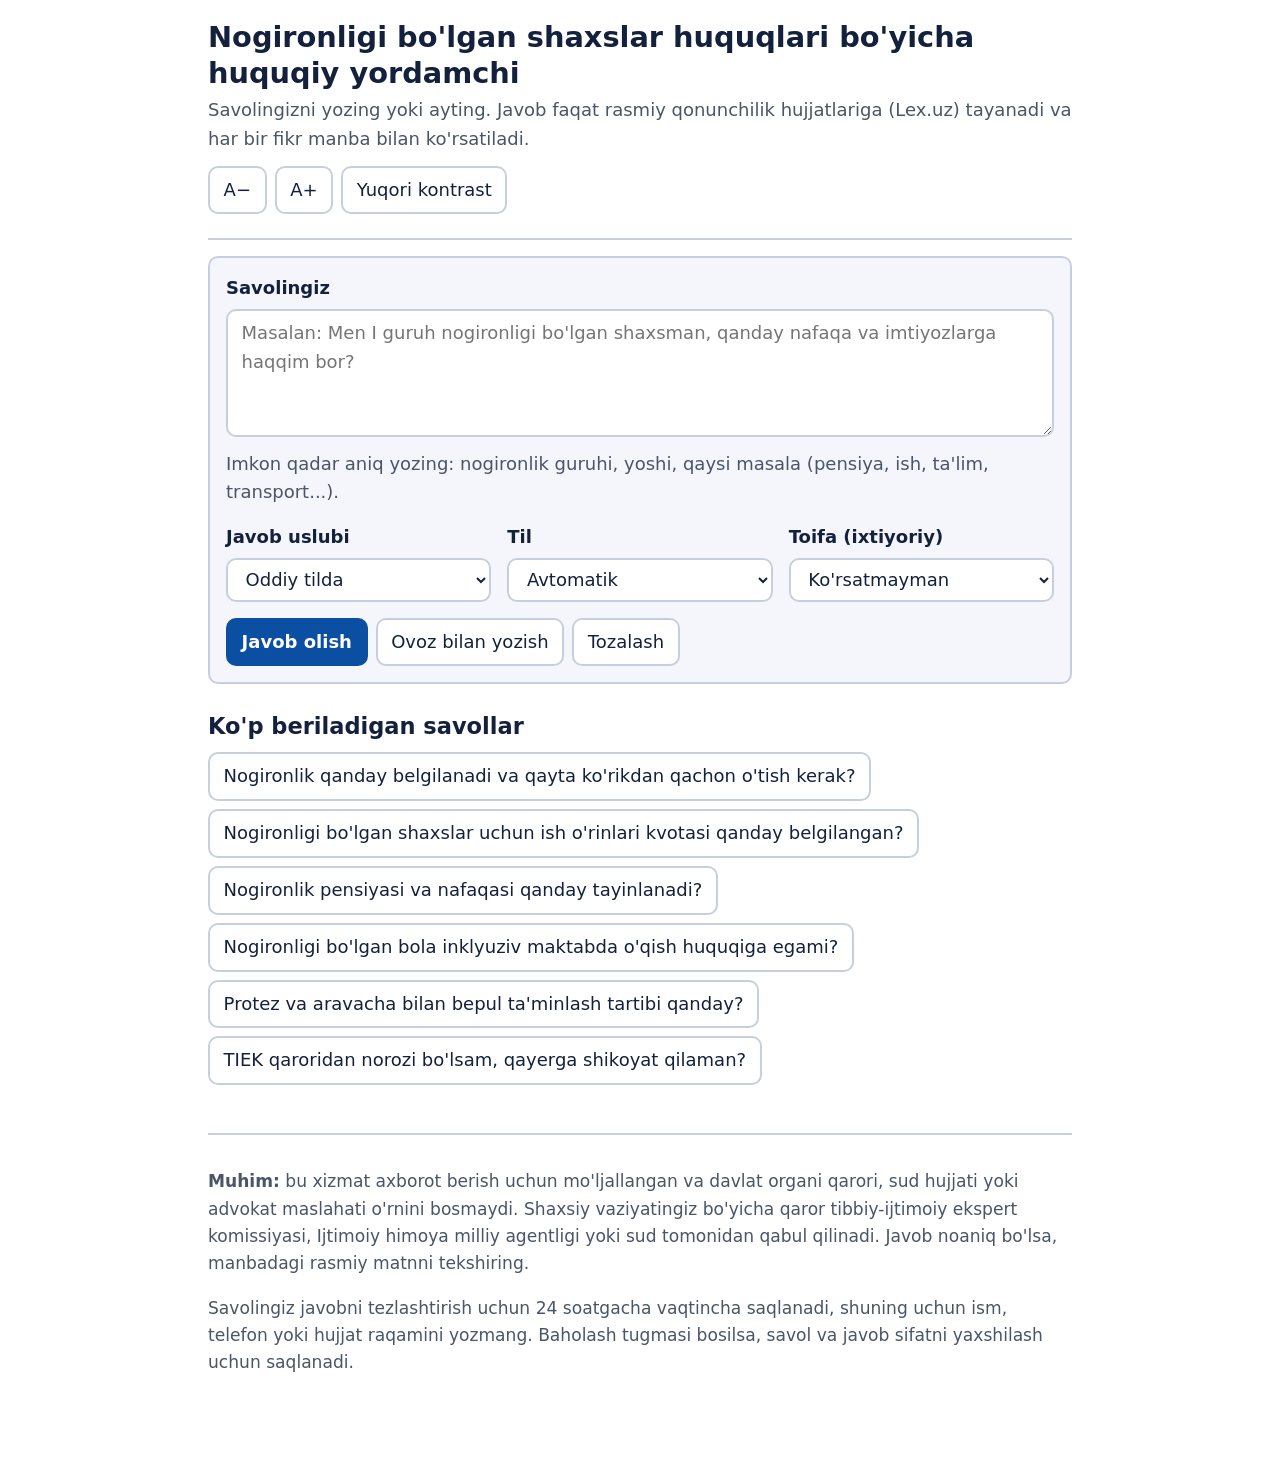
<file: src/admin/static/ask.html>
<!doctype html>
<html lang="uz">
<head>
  <meta charset="utf-8">
  <meta name="viewport" content="width=device-width, initial-scale=1">
  <title>Nogironligi bo'lgan shaxslar huquqlari — huquqiy yordamchi</title>
  <meta name="description" content="Nogironligi bo'lgan shaxslarning huquqlari bo'yicha savolga rasmiy qonunchilik hujjatlari asosida javob.">
  <style>
    :root {
      --bg: #ffffff; --fg: #14213d; --muted: #4a5568; --card: #f4f6fb; --line: #c7cfdd;
      --brand: #0b4fa3; --brand-fg: #ffffff; --warn-bg: #fff4d6; --warn-fg: #5c3b00; --err: #9b1c1c; --ok: #14663a;
      --fs: 1.125rem; --radius: 10px;
    }
    @media (prefers-color-scheme: dark) {
      :root:not([data-contrast="high"]) {
        --bg: #0f1728; --fg: #eef2fb; --muted: #b6c1d6; --card: #18233b; --line: #3a4a6b;
        --brand: #7db3ff; --brand-fg: #0b1220; --warn-bg: #3a2d08; --warn-fg: #ffe3a0; --err: #ff9d9d; --ok: #7fe0a8;
      }
    }
    :root[data-contrast="high"] {
      --bg: #000000; --fg: #ffffff; --muted: #ffffff; --card: #000000; --line: #ffffff;
      --brand: #ffff00; --brand-fg: #000000; --warn-bg: #000000; --warn-fg: #ffff00; --err: #ff8080; --ok: #80ff80;
    }
    * { box-sizing: border-box; }
    html { font-size: 100%; }
    body {
      margin: 0; background: var(--bg); color: var(--fg); font-size: var(--fs); line-height: 1.6;
      font-family: system-ui, -apple-system, "Segoe UI", Roboto, "Noto Sans", Arial, sans-serif;
    }
    a { color: var(--brand); text-underline-offset: 3px; }
    :focus-visible { outline: 4px solid var(--brand); outline-offset: 3px; }
    .skip { position: absolute; left: -999px; top: 0; background: var(--brand); color: var(--brand-fg); padding: .75rem 1rem; z-index: 10; }
    .skip:focus { left: 0; }
    .wrap { max-width: 56rem; margin: 0 auto; padding: 1rem 1rem 4rem; }
    header { border-bottom: 2px solid var(--line); padding-bottom: .75rem; margin-bottom: 1rem; }
    h1 { font-size: 1.6em; line-height: 1.25; margin: .25rem 0; }
    h2 { font-size: 1.25em; margin: 1.5rem 0 .5rem; }
    p.lead { color: var(--muted); margin: .25rem 0 0; }
    .toolbar { display: flex; flex-wrap: wrap; gap: .5rem; margin: .75rem 0; }
    button, select, textarea {
      font: inherit; color: var(--fg); background: var(--bg); border: 2px solid var(--line); border-radius: var(--radius);
      min-height: 44px; padding: .5rem .85rem;
    }
    button { cursor: pointer; }
    button.primary { background: var(--brand); color: var(--brand-fg); border-color: var(--brand); font-weight: 600; }
    button[aria-pressed="true"] { border-color: var(--brand); box-shadow: inset 0 0 0 2px var(--brand); }
    button:disabled { opacity: .6; cursor: not-allowed; }
    form { background: var(--card); border: 2px solid var(--line); border-radius: var(--radius); padding: 1rem; }
    label { display: block; font-weight: 600; margin-bottom: .35rem; }
    textarea { width: 100%; min-height: 8rem; resize: vertical; }
    .row { display: flex; flex-wrap: wrap; gap: 1rem; margin-top: 1rem; }
    .row > div { flex: 1 1 14rem; }
    select { width: 100%; }
    .actions { display: flex; flex-wrap: wrap; gap: .5rem; margin-top: 1rem; }
    .examples { display: flex; flex-wrap: wrap; gap: .5rem; padding: 0; list-style: none; margin: .5rem 0 0; }
    .examples button { text-align: left; }
    .notice { background: var(--warn-bg); color: var(--warn-fg); border: 2px solid var(--line); border-radius: var(--radius); padding: .75rem 1rem; margin: 1rem 0; }
    .error { color: var(--err); font-weight: 600; }
    #answer-card { border: 2px solid var(--line); border-radius: var(--radius); padding: 1rem; margin-top: 1.5rem; background: var(--card); }
    #answer-body p { margin: .6rem 0; }
    #answer-body ul { padding-left: 1.4rem; }
    #answer-body h3, #answer-body h4 { margin: 1rem 0 .3rem; }
    .cite { font-size: .85em; vertical-align: super; font-weight: 700; }
    ol.sources { padding-left: 1.4rem; }
    ol.sources li { margin-bottom: 1rem; }
    .quote { border-left: 4px solid var(--line); margin: .4rem 0; padding: .2rem .8rem; color: var(--muted); }
    .badge { display: inline-block; font-size: .8em; border: 2px solid var(--line); border-radius: 999px; padding: 0 .6rem; margin-left: .3rem; }
    .badge.bad { border-color: var(--err); color: var(--err); }
    .sr-only { position: absolute; width: 1px; height: 1px; overflow: hidden; clip: rect(0 0 0 0); white-space: nowrap; }
    footer { margin-top: 3rem; border-top: 2px solid var(--line); padding-top: 1rem; color: var(--muted); font-size: .95em; }
    @media (prefers-reduced-motion: no-preference) { .spin { animation: spin 1s linear infinite; } @keyframes spin { to { transform: rotate(360deg); } } }
  </style>
</head>
<body>
  <a class="skip" href="#question">Asosiy qismga o'tish</a>
  <div class="wrap">
    <header>
      <h1>Nogironligi bo'lgan shaxslar huquqlari bo'yicha huquqiy yordamchi</h1>
      <p class="lead">Savolingizni yozing yoki ayting. Javob faqat rasmiy qonunchilik hujjatlariga (Lex.uz) tayanadi va har bir fikr manba bilan ko'rsatiladi.</p>
      <div class="toolbar" role="group" aria-label="Ko'rinish sozlamalari">
        <button type="button" id="font-down" aria-label="Matnni kichraytirish">A−</button>
        <button type="button" id="font-up" aria-label="Matnni kattalashtirish">A+</button>
        <button type="button" id="contrast" aria-pressed="false">Yuqori kontrast</button>
      </div>
    </header>

    <main id="main">
      <form id="ask-form" novalidate>
        <label for="question">Savolingiz</label>
        <textarea id="question" name="question" maxlength="4000" required aria-describedby="q-help"
                  placeholder="Masalan: Men I guruh nogironligi bo'lgan shaxsman, qanday nafaqa va imtiyozlarga haqqim bor?"></textarea>
        <p id="q-help" class="lead">Imkon qadar aniq yozing: nogironlik guruhi, yoshi, qaysi masala (pensiya, ish, ta'lim, transport...).</p>

        <div class="row">
          <div>
            <label for="style">Javob uslubi</label>
            <select id="style">
              <option value="plain">Oddiy tilda</option>
              <option value="easy_read">Juda sodda (qisqa gaplar)</option>
              <option value="legal_text">Rasmiy matn (so'zma-so'z)</option>
            </select>
          </div>
          <div>
            <label for="lang">Til</label>
            <select id="lang">
              <option value="auto">Avtomatik</option>
              <option value="uz">O'zbekcha</option>
              <option value="ru">Русский</option>
              <option value="en">English</option>
            </select>
          </div>
          <div>
            <label for="group">Toifa (ixtiyoriy)</label>
            <select id="group">
              <option value="all">Ko'rsatmayman</option>
              <option value="group_1">I guruh</option>
              <option value="group_2">II guruh</option>
              <option value="group_3">III guruh</option>
              <option value="childhood_disability">Nogironligi bo'lgan bola</option>
              <option value="visual">Ko'rish bo'yicha</option>
              <option value="hearing">Eshitish bo'yicha</option>
              <option value="physical">Tayanch-harakat a'zolari</option>
              <option value="intellectual">Aqliy rivojlanish</option>
            </select>
          </div>
        </div>

        <div class="actions">
          <button type="submit" class="primary" id="submit">Javob olish</button>
          <button type="button" id="stop" hidden>To'xtatish</button>
          <button type="button" id="mic" aria-pressed="false">Ovoz bilan yozish</button>
          <button type="reset" id="reset">Tozalash</button>
        </div>
      </form>

      <h2 id="ex-h">Ko'p beriladigan savollar</h2>
      <ul class="examples" aria-labelledby="ex-h" id="examples"></ul>

      <div id="status" class="sr-only" role="status" aria-live="polite"></div>

      <section id="answer-card" hidden aria-labelledby="answer-h" tabindex="-1">
        <h2 id="answer-h" style="margin-top:0">Javob</h2>
        <div id="answer-body" aria-live="polite" aria-busy="false"></div>
        <div class="actions">
          <button type="button" id="speak" aria-pressed="false">Ovoz chiqarib o'qish</button>
          <button type="button" id="copy">Nusxalash</button>
          <button type="button" id="good">Foydali bo'ldi</button>
          <button type="button" id="bad">Foydali bo'lmadi</button>
        </div>
        <p id="check-note" class="notice" hidden></p>
        <h3 id="src-h">Manbalar</h3>
        <ol class="sources" id="sources" aria-labelledby="src-h"></ol>
      </section>
    </main>

    <footer>
      <p><strong>Muhim:</strong> bu xizmat axborot berish uchun mo'ljallangan va davlat organi qarori, sud hujjati yoki advokat maslahati o'rnini bosmaydi.
      Shaxsiy vaziyatingiz bo'yicha qaror tibbiy-ijtimoiy ekspert komissiyasi, Ijtimoiy himoya milliy agentligi yoki sud tomonidan qabul qilinadi.
      Javob noaniq bo'lsa, manbadagi rasmiy matnni tekshiring.</p>
      <p>Savolingiz javobni tezlashtirish uchun 24 soatgacha vaqtincha saqlanadi, shuning uchun ism, telefon yoki hujjat raqamini yozmang. Baholash tugmasi bosilsa, savol va javob sifatni yaxshilash uchun saqlanadi.</p>
    </footer>
  </div>

<script>
(function () {
  'use strict';
  var $ = function (id) { return document.getElementById(id); };
  var store = {
    get: function (k, d) { try { var v = localStorage.getItem(k); return v === null ? d : v; } catch (e) { return d; } },
    set: function (k, v) { try { localStorage.setItem(k, v); } catch (e) {} }
  };

  /* ---- display preferences ------------------------------------------------------------------------ */
  var size = parseFloat(store.get('fs', '1.125'));
  function applySize() { document.documentElement.style.setProperty('--fs', size + 'rem'); store.set('fs', String(size)); }
  $('font-up').onclick = function () { size = Math.min(2, size + 0.125); applySize(); };
  $('font-down').onclick = function () { size = Math.max(0.9, size - 0.125); applySize(); };
  applySize();
  function applyContrast(on) {
    if (on) document.documentElement.setAttribute('data-contrast', 'high'); else document.documentElement.removeAttribute('data-contrast');
    $('contrast').setAttribute('aria-pressed', on ? 'true' : 'false'); store.set('hc', on ? '1' : '0');
  }
  $('contrast').onclick = function () { applyContrast($('contrast').getAttribute('aria-pressed') !== 'true'); };
  applyContrast(store.get('hc', '0') === '1');

  /* ---- examples ------------------------------------------------------------------------------------ */
  var EXAMPLES = [
    "Nogironlik qanday belgilanadi va qayta ko'rikdan qachon o'tish kerak?",
    "Nogironligi bo'lgan shaxslar uchun ish o'rinlari kvotasi qanday belgilangan?",
    "Nogironlik pensiyasi va nafaqasi qanday tayinlanadi?",
    "Nogironligi bo'lgan bola inklyuziv maktabda o'qish huquqiga egami?",
    "Protez va aravacha bilan bepul ta'minlash tartibi qanday?",
    "TIEK qaroridan norozi bo'lsam, qayerga shikoyat qilaman?"
  ];
  EXAMPLES.forEach(function (t) {
    var li = document.createElement('li'), b = document.createElement('button');
    b.type = 'button'; b.textContent = t;
    b.onclick = function () { $('question').value = t; $('question').focus(); };
    li.appendChild(b); $('examples').appendChild(li);
  });

  /* ---- safe minimal markdown ----------------------------------------------------------------------- */
  function esc(s) { return s.replace(/&/g, '&amp;').replace(/</g, '&lt;').replace(/>/g, '&gt;').replace(/"/g, '&quot;'); }
  function inline(s) {
    s = esc(s).replace(/\*\*([^*]+)\*\*/g, '<strong>$1</strong>');
    return s.replace(/\[(\d{1,2})\]/g, '<span class="cite" aria-label="manba $1">[$1]</span>');
  }
  function render(md) {
    var out = [], list = false;
    md.split('\n').forEach(function (line) {
      var t = line.trim();
      if (/^---+$/.test(t)) { if (list) { out.push('</ul>'); list = false; } return; }
      var h = /^(#{1,4})\s+(.*)$/.exec(t);
      var li = /^[-*•]\s+(.*)$/.exec(t) || /^\d+[.)]\s+(.*)$/.exec(t);
      if (li) { if (!list) { out.push('<ul>'); list = true; } out.push('<li>' + inline(li[1]) + '</li>'); return; }
      if (list) { out.push('</ul>'); list = false; }
      if (h) out.push('<h3>' + inline(h[2]) + '</h3>');
      else if (t) out.push('<p>' + inline(t) + '</p>');
    });
    if (list) out.push('</ul>');
    return out.join('');
  }
  function plain(md) { return md.replace(/[#*_`>]/g, '').replace(/\[\d+\]/g, '').replace(/\s+\n/g, '\n').trim(); }

  /* ---- ask ----------------------------------------------------------------------------------------- */
  var last = { q: '', a: '', ids: [] };
  var ctrl = null;                    // aborts the running request (the Stop button)
  function setBusy(b) {
    $('submit').disabled = b; $('answer-body').setAttribute('aria-busy', b ? 'true' : 'false');
    $('stop').hidden = !b;
    $('submit').textContent = b ? 'Javob tayyorlanmoqda…' : 'Javob olish';
  }
  function announce(t) { $('status').textContent = t; }
  function showError(msg) {
    $('answer-card').hidden = false;
    $('answer-body').innerHTML = '<p class="error" role="alert">' + esc(msg) + '</p>';
    $('sources').innerHTML = ''; $('src-h').hidden = true; $('check-note').hidden = true;
  }

  function showSources(cites, statusWarnings) {
    var ol = $('sources'); ol.innerHTML = ''; $('src-h').hidden = !cites.length;
    cites.forEach(function (c) {
      var li = document.createElement('li');
      var isCurated = c.source_type === 'curated' || (c.canonical_id || '').indexOf('qa_') === 0;
      var isHp = c.source_type === 'huquqplus' || (c.canonical_id || '').indexOf('hp_') === 0;
      var head = '<strong>' + esc((c.article_number || '') + ' — ' + (c.law_title || c.law_number || '')) + '</strong>';
      if (c.law_number) head += ' <span class="badge">' + esc(c.law_number) + '</span>';
      if (isCurated) head += ' <span class="badge">Huquq+ huquqshunoslari javobi</span>';
      else if (isHp) head += ' <span class="badge">Huquq+ sharhi (qonun o‘rnida emas)</span>';
      if (c.status && c.status !== 'active') head += ' <span class="badge bad">' + (c.status === 'repealed' ? "kuchini yo'qotgan" : "o'zgartirilgan") + '</span>';
      var html = head;
      if (c.quote_snippet) html += '<div class="quote">' + esc(c.quote_snippet) + '</div>';
      // curated answers point into the admin panel: citizens get no link for them
      if (c.source_url && /^https?:\/\//i.test(c.source_url) && !isCurated) {
        var label = isHp ? 'Maqolani o‘qish (huquqplus.uz)' : 'Rasmiy manba (Lex.uz)';
        html += '<a href="' + esc(c.source_url) + '" target="_blank" rel="noopener noreferrer">' + label + ' <span class="sr-only">— yangi oynada ochiladi</span></a>';
      }
      li.innerHTML = html; ol.appendChild(li);
    });
  }

  function finish(data) {
    var md = data.clean_answer || data.answer || '';
    $('answer-body').innerHTML = render(md);
    showSources(data.citations || [], data.status_warnings || []);
    var note = $('check-note');
    if (data.is_refusal) {
      note.hidden = false;
      note.textContent = "Bu savolga aniq javob beradigan norma topilmadi. Savolni boshqacha yozib ko'ring yoki vakolatli organga murojaat qiling.";
    } else if (data.validation_passed === false) {
      note.hidden = false;
      note.textContent = "Diqqat: javob avtomatik manba tekshiruvidan to'liq o'tmadi. Muhim qaror qabul qilishdan oldin quyidagi rasmiy manbalarni tekshiring.";
    } else { note.hidden = true; }
    last = { q: $('question').value, a: plain(md), ids: (data.citations || []).map(function (c) { return c.canonical_id; }) };
    announce('Javob tayyor. ' + (data.citations || []).length + ' ta manba keltirilgan.');
    $('answer-card').focus();
  }

  function readStream(resp, onDone) {
    var reader = resp.body.getReader(), dec = new TextDecoder(), buf = '', acc = '';
    function pump() {
      return reader.read().then(function (r) {
        if (r.done) return;
        buf += dec.decode(r.value, { stream: true });
        var parts = buf.split('\n\n'); buf = parts.pop();
        parts.forEach(function (p) {
          if (p.indexOf('data: ') !== 0) return;
          var ev; try { ev = JSON.parse(p.slice(6)); } catch (e) { return; }
          if (ev.type === 'token') {
            acc += ev.text;
            // internal ids are hidden until the verified answer arrives
            $('answer-body').innerHTML = render(acc.replace(/\[[a-z0-9_\-]+(?:,[^\]]*)?\]/gi, ''));
          } else if (ev.type === 'status') {
            // the finished answer is compared with the sources before it is shown as final
            $('check-note').hidden = false;
            $('check-note').textContent = 'Javob manbalar bilan solishtirilmoqda…';
            announce('Javob manbalar bilan solishtirilmoqda.');
          } else if (ev.type === 'done') { onDone(ev); }
          else if (ev.type === 'error') { showError(ev.message || 'Xizmat vaqtincha mavjud emas.'); }
        });
        return pump();
      });
    }
    return pump();
  }

  $('ask-form').addEventListener('submit', function (e) {
    e.preventDefault();
    var q = $('question').value.trim();
    if (!q) { $('question').focus(); announce('Avval savolni yozing.'); return; }
    var body = { question: q, language: $('lang').value, mode: $('style').value, disability_group: $('group').value };
    $('answer-card').hidden = false; $('answer-body').innerHTML = '';
    $('check-note').hidden = true; $('sources').innerHTML = '';
    setBusy(true); announce('Javob tayyorlanmoqda.');
    ctrl = new AbortController();
    fetch('/api/v1/query?stream=true', { method: 'POST', headers: { 'Content-Type': 'application/json' }, body: JSON.stringify(body), signal: ctrl.signal })
      .then(function (resp) {
        if (resp.status === 429) throw new Error("So'rovlar juda ko'p. Bir daqiqadan so'ng qayta urinib ko'ring.");
        if (resp.status === 400) throw new Error("So'rov qabul qilinmadi. Savolni qayta yozing.");
        if (!resp.ok) throw new Error('Xizmat vaqtincha mavjud emas. Birozdan so\'ng qayta urinib ko\'ring.');
        return readStream(resp, finish);
      })
      .catch(function (err) {
        if (err && err.name === 'AbortError') { showError("Javob to'xtatildi. Savolni qayta yuborishingiz mumkin."); announce("Javob to'xtatildi."); }
        else showError((err && err.message) || 'Xatolik yuz berdi.');
      })
      .then(function () { ctrl = null; setBusy(false); });
  });
  $('stop').addEventListener('click', function () { if (ctrl) ctrl.abort(); });
  $('ask-form').addEventListener('reset', function () {
    $('answer-card').hidden = true; window.speechSynthesis && window.speechSynthesis.cancel(); announce('Tozalandi.');
  });

  /* ---- voice --------------------------------------------------------------------------------------- */
  var SR = window.SpeechRecognition || window.webkitSpeechRecognition;
  if (!SR) { $('mic').hidden = true; }
  else {
    var rec = null;
    $('mic').onclick = function () {
      if (rec) { rec.stop(); return; }
      rec = new SR(); rec.lang = { uz: 'uz-UZ', ru: 'ru-RU', en: 'en-US' }[$('lang').value] || 'uz-UZ';
      rec.interimResults = false;
      rec.onresult = function (ev) { $('question').value = (($('question').value + ' ') + ev.results[0][0].transcript).trim(); };
      rec.onend = function () { rec = null; $('mic').setAttribute('aria-pressed', 'false'); $('mic').textContent = 'Ovoz bilan yozish'; };
      rec.onerror = function () { announce('Ovoz aniqlanmadi.'); };
      $('mic').setAttribute('aria-pressed', 'true'); $('mic').textContent = 'Eshitilmoqda… (to\'xtatish)';
      rec.start();
    };
  }
  if (!('speechSynthesis' in window)) { $('speak').hidden = true; }
  $('speak').onclick = function () {
    var s = window.speechSynthesis;
    if (s.speaking) { s.cancel(); $('speak').setAttribute('aria-pressed', 'false'); return; }
    var u = new SpeechSynthesisUtterance(last.a || $('answer-body').innerText);
    var lang = $('lang').value; u.lang = { uz: 'uz-UZ', ru: 'ru-RU', en: 'en-US' }[lang] || 'ru-RU';
    u.onend = function () { $('speak').setAttribute('aria-pressed', 'false'); };
    $('speak').setAttribute('aria-pressed', 'true'); s.speak(u);
  };

  /* ---- copy + feedback ----------------------------------------------------------------------------- */
  $('copy').onclick = function () {
    var t = last.a || '';
    (navigator.clipboard ? navigator.clipboard.writeText(t) : Promise.reject()).then(
      function () { announce('Nusxalandi.'); }, function () { announce('Nusxalab bo\'lmadi.'); });
  };
  function feedback(rating) {
    if (!last.a) return;
    fetch('/api/v1/feedback', { method: 'POST', headers: { 'Content-Type': 'application/json' },
      body: JSON.stringify({ query: last.q, answer: last.a.slice(0, 19000), canonical_ids: last.ids.slice(0, 50), rating: rating }) })
      .then(function () { announce('Rahmat! Fikringiz qabul qilindi.'); }, function () { announce('Yuborib bo\'lmadi.'); });
  }
  $('good').onclick = function () { feedback(5); };
  $('bad').onclick = function () { feedback(1); };
})();
</script>
</body>
</html>
</file>
